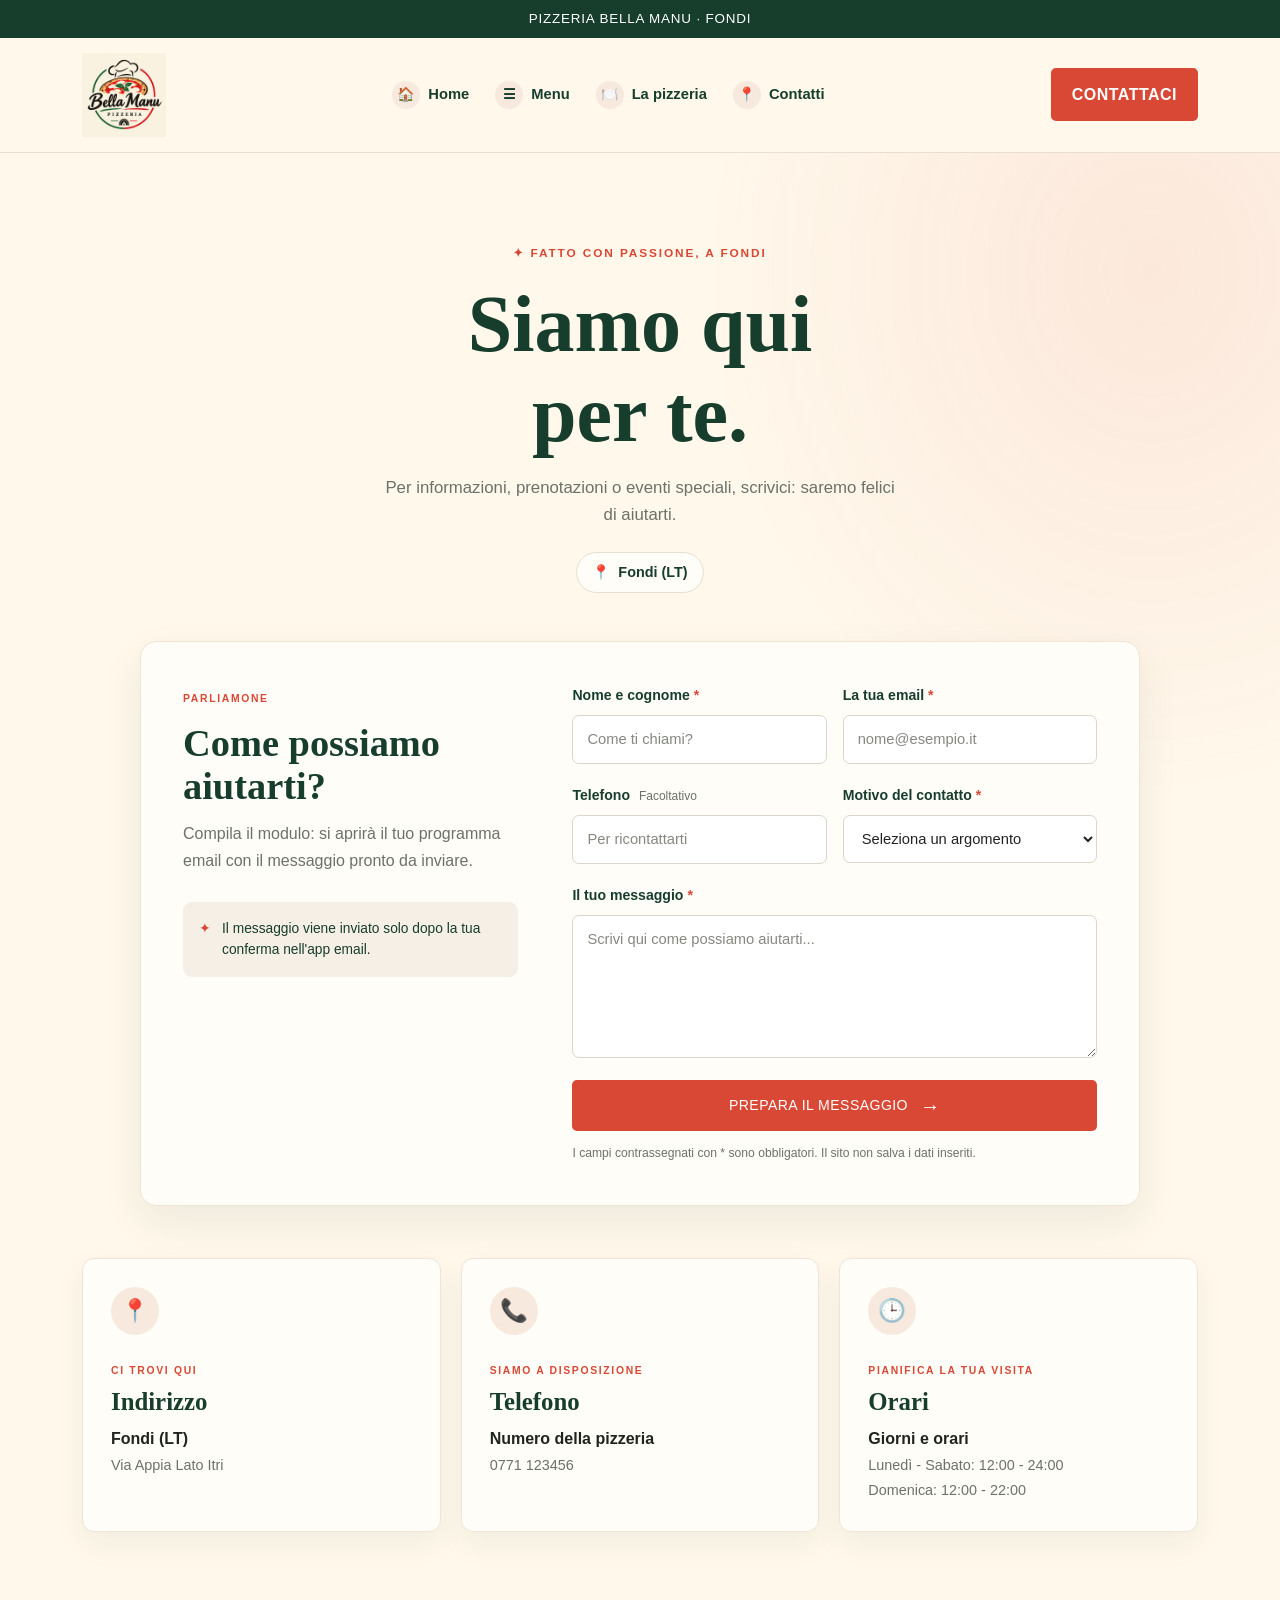
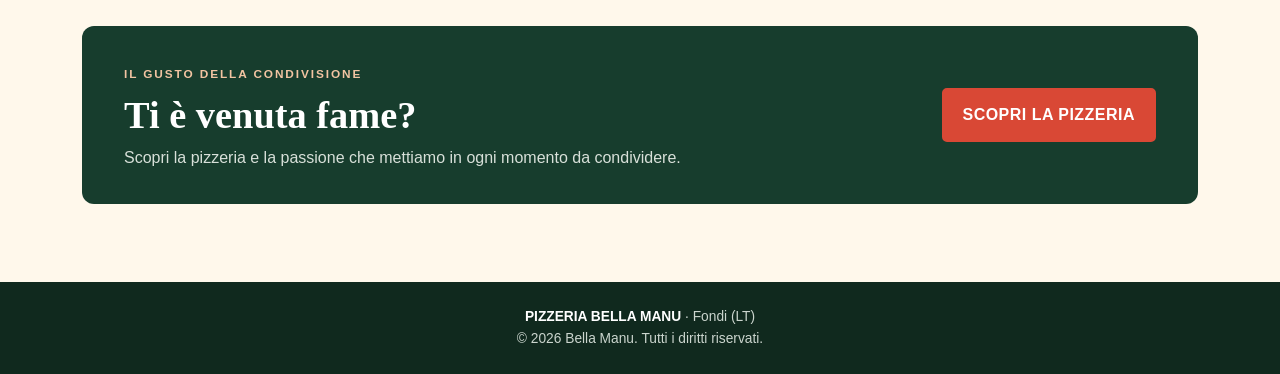
<file: contatti.html>
<!DOCTYPE html>
<html lang="it">

<head>
    <meta charset="UTF-8">
    <meta name="viewport" content="width=device-width, initial-scale=1.0">
    <meta name="description" content="Contatti, indirizzo e orari della Pizzeria BELLA MANU a Fondi.">
    <meta name="theme-color" content="#173d2d">
    <title>Contatti | Pizzeria BELLA MANU</title>
    <link rel="icon" type="image/png" href="assets/logo-bella-manu.png">
    <link rel="stylesheet" href="style.css">
</head>

<body>
    <div class="topbar">PIZZERIA BELLA MANU · FONDI</div>
    <header>
        <nav class="nav" aria-label="Navigazione principale">
            <a class="brand" href="index.html#home" aria-label="Pizzeria Bella Manu, vai alla home"><img
                    class="brand-logo" src="assets/logo-bella-manu.png" alt="Pizzeria Bella Manu"></a>
            <button class="nav-toggle" type="button" aria-label="Apri menu" aria-expanded="false"
                aria-controls="contact-navigation">
                <span></span>
                <span></span>
                <span></span>
            </button>
            <div class="links" id="contact-navigation">
                <a href="index.html#home"><span class="nav-icon" aria-hidden="true">🏠</span>Home</a>
                <div class="menu-dropdown">
                    <button class="menu-dropdown-label" type="button" aria-expanded="false"
                        aria-controls="menu-sections"><span class="nav-icon" aria-hidden="true">☰</span>Menu</button>
                    <div class="menu-dropdown-links" id="menu-sections">
                        <a href="menu/menupizze.html"><span class="menu-icon" aria-hidden="true">🍕</span>Pizze</a>
                        <a href="menu/menubibite.html"><span class="menu-icon" aria-hidden="true">🥤</span>Bibite</a>
                        <a href="menu/menudolci.html"><span class="menu-icon" aria-hidden="true">🍪</span>Dolci</a>
                    </div>
                </div>
                <a href="index.html#pizzeria"><span class="nav-icon" aria-hidden="true">🍽️</span>La pizzeria</a>
                <a href="contatti.html" aria-current="page"><span class="nav-icon" aria-hidden="true">📍</span>Contatti</a>
            </div>
            <a class="btn" href="#contatti">CONTATTACI</a>
        </nav>
    </header>
    <main>
        <section class="contact-page" id="contatti">
            <div class="contact-page-inner">
                <div class="contact-intro">
                    <span class="contact-kicker"><span aria-hidden="true">✦</span> FATTO CON PASSIONE, A FONDI</span>
                    <h1>Siamo qui<br>per te.</h1>
                    <p>Per informazioni, prenotazioni o eventi speciali, scrivici: saremo felici di aiutarti.</p>
                    <span class="contact-location"><span aria-hidden="true">📍</span> Fondi (LT)</span>
                </div>
                <section class="contact-form-panel" aria-labelledby="contact-form-title">
                    <div class="contact-form-copy">
                        <span class="contact-card-label">PARLIAMONE</span>
                        <h2 id="contact-form-title">Come possiamo aiutarti?</h2>
                        <p>Compila il modulo: si aprirà il tuo programma email con il messaggio pronto da inviare.</p>
                        <div class="contact-form-promise">
                            <span aria-hidden="true">✦</span>
                            <span>Il messaggio viene inviato solo dopo la tua conferma nell'app email.</span>
                        </div>
                    </div>
                    <form class="contact-form" action="mailto:prenotazioni@pizzeriabellamanu.com" method="post"
                        enctype="text/plain">
                        <div class="contact-form-fields">
                            <div class="form-field">
                                <label for="contact-name">Nome e cognome <span aria-hidden="true">*</span></label>
                                <input id="contact-name" name="Nome e cognome" type="text" autocomplete="name"
                                    placeholder="Come ti chiami?" required>
                            </div>
                            <div class="form-field">
                                <label for="contact-email">La tua email <span aria-hidden="true">*</span></label>
                                <input id="contact-email" name="Email" type="email" autocomplete="email"
                                    placeholder="nome@esempio.it" required>
                            </div>
                            <div class="form-field">
                                <label for="contact-phone">Telefono <span class="form-optional">Facoltativo</span></label>
                                <input id="contact-phone" name="Telefono" type="tel" autocomplete="tel"
                                    placeholder="Per ricontattarti">
                            </div>
                            <div class="form-field">
                                <label for="contact-subject">Motivo del contatto <span aria-hidden="true">*</span></label>
                                <select id="contact-subject" name="Motivo del contatto" required>
                                    <option value="" selected disabled>Seleziona un argomento</option>
                                    <option value="Prenotazione">Prenotazione</option>
                                    <option value="Informazioni sul menu">Informazioni sul menu</option>
                                    <option value="Feste ed eventi">Feste ed eventi</option>
                                    <option value="Altro">Altro</option>
                                </select>
                            </div>
                            <div class="form-field form-field--wide">
                                <label for="contact-message">Il tuo messaggio <span aria-hidden="true">*</span></label>
                                <textarea id="contact-message" name="Messaggio" rows="5"
                                    placeholder="Scrivi qui come possiamo aiutarti..." required></textarea>
                            </div>
                        </div>
                        <button class="btn contact-submit" type="submit">PREPARA IL MESSAGGIO <span
                                aria-hidden="true">→</span></button>
                        <p class="form-disclaimer">I campi contrassegnati con * sono obbligatori. Il sito non salva i dati
                            inseriti.</p>
                    </form>
                </section>
                <div class="contact-grid">
                    <article class="contact-card">
                        <div class="contact-icon" aria-hidden="true">📍</div>
                        <span class="contact-card-label">CI TROVI QUI</span>
                        <h2>Indirizzo</h2>
                        <p>Fondi (LT)<br><span>Via Appia Lato Itri</span></p>
                    </article>
                    <article class="contact-card">
                        <div class="contact-icon" aria-hidden="true">📞</div>
                        <span class="contact-card-label">SIAMO A DISPOSIZIONE</span>
                        <h2>Telefono</h2>
                        <p>Numero della pizzeria<br><span>0771 123456</span></p>
                    </article>
                    <article class="contact-card">
                        <div class="contact-icon" aria-hidden="true">🕒</div>
                        <span class="contact-card-label">PIANIFICA LA TUA VISITA</span>
                        <h2>Orari</h2>
                        <p>Giorni e orari<br><span>Lunedì - Sabato: 12:00 - 24:00<br>Domenica: 12:00 - 22:00</span></p>
                    </article>
                </div>
            </div>
        </section>
        <section class="contact-invitation">
            <div>
                <span class="contact-kicker">IL GUSTO DELLA CONDIVISIONE</span>
                <h2>Ti è venuta fame?</h2>
                <p>Scopri la pizzeria e la passione che mettiamo in ogni momento da condividere.</p>
            </div>
            <a class="btn" href="index.html#pizzeria">SCOPRI LA PIZZERIA</a>
        </section>
    </main>
    <a class="btn mobile-cta" href="#contatti">CONTATTI E PRENOTAZIONI</a>
    <footer><strong>PIZZERIA BELLA MANU</strong> · Fondi (LT)<br>© <span id="year"></span> Bella Manu. Tutti i diritti
        riservati.</footer>
    <script>
        document.getElementById('year').textContent = new Date().getFullYear();

        const contactForm = document.querySelector('.contact-form');
        contactForm.addEventListener('submit', (event) => {
            event.preventDefault();
            const fields = new FormData(contactForm);
            const subject = `Contatto dal sito - ${fields.get('Motivo del contatto')}`;
            const message = [
                `Nome e cognome: ${fields.get('Nome e cognome')}`,
                `Email: ${fields.get('Email')}`,
                `Telefono: ${fields.get('Telefono') || 'Non indicato'}`,
                '',
                'Messaggio:',
                fields.get('Messaggio')
            ].join('\n');
            const mailto = new URL(contactForm.action);
            mailto.searchParams.set('subject', subject);
            mailto.searchParams.set('body', message);
            window.location.href = mailto.href;
        });

        const menuToggle = document.querySelector('.nav-toggle');
        const navigation = document.getElementById('contact-navigation');
        const menuDropdown = document.querySelector('.menu-dropdown');
        const menuDropdownToggle = document.querySelector('.menu-dropdown-label');

        menuToggle.addEventListener('click', () => {
            const isExpanded = menuToggle.getAttribute('aria-expanded') === 'true';
            menuToggle.setAttribute('aria-expanded', String(!isExpanded));
            menuToggle.setAttribute('aria-label', isExpanded ? 'Apri menu' : 'Chiudi menu');
            menuToggle.closest('.nav').classList.toggle('menu-open', !isExpanded);
        });

        menuDropdownToggle.addEventListener('click', () => {
            const isExpanded = menuDropdownToggle.getAttribute('aria-expanded') === 'true';
            menuDropdownToggle.setAttribute('aria-expanded', String(!isExpanded));
            menuDropdown.classList.toggle('open', !isExpanded);
        });

        navigation.addEventListener('click', (event) => {
            if (event.target.closest('a')) {
                menuToggle.setAttribute('aria-expanded', 'false');
                menuToggle.setAttribute('aria-label', 'Apri menu');
                menuToggle.closest('.nav').classList.remove('menu-open');
                menuDropdownToggle.setAttribute('aria-expanded', 'false');
                menuDropdown.classList.remove('open');
            }
        });

        document.addEventListener('click', (event) => {
            if (!menuDropdown.contains(event.target)) {
                menuDropdownToggle.setAttribute('aria-expanded', 'false');
                menuDropdown.classList.remove('open');
            }
        });

        document.addEventListener('keydown', (event) => {
            if (event.key !== 'Escape') {
                return;
            }

            const navigationIsExpanded = menuToggle.getAttribute('aria-expanded') === 'true';
            const dropdownIsExpanded = menuDropdownToggle.getAttribute('aria-expanded') === 'true';
            menuDropdownToggle.setAttribute('aria-expanded', 'false');
            menuDropdown.classList.remove('open');
            menuToggle.setAttribute('aria-expanded', 'false');
            menuToggle.setAttribute('aria-label', 'Apri menu');
            menuToggle.closest('.nav').classList.remove('menu-open');

            if (navigationIsExpanded) {
                menuToggle.focus();
            } else if (dropdownIsExpanded) {
                menuDropdownToggle.focus();
            }
        });
    </script>
</body>

</html>
</file>
<file: style.css>
:root {
    --green: #173d2d;
    --cream: #fff8eb;
    --red: #d94835;
    --ink: #20231f;
    --muted: #6c716a
}

* {
    box-sizing: border-box
}

html {
    scroll-behavior: smooth
}

body {
    margin: 0;
    font-family: Arial, Helvetica, sans-serif;
    color: var(--ink);
    background: var(--cream);
    line-height: 1.6
}

a {
    color: inherit;
    text-decoration: none
}

.topbar {
    background: var(--green);
    color: white;
    text-align: center;
    padding: 8px 16px;
    font-size: .84rem;
    letter-spacing: .06em
}

header {
    background: var(--cream);
    position: sticky;
    top: 0;
    z-index: 10;
    border-bottom: 1px solid #e7dfd1
}

.nav {
    max-width: 1160px;
    margin: auto;
    padding: 15px 22px;
    display: flex;
    align-items: center;
    justify-content: space-between;
    gap: 20px
}

.brand {
    display: flex;
    align-items: center;
    color: var(--green)
}

.brand-logo {
    display: block;
    width: 84px;
    height: 84px;
    object-fit: contain
}

.mark {
    width: 44px;
    height: 44px;
    border: 2px solid var(--red);
    border-radius: 50%;
    display: grid;
    place-items: center;
    font-size: 1.4rem
}

.brandname {
    font-family: Georgia, serif;
    font-weight: bold;
    letter-spacing: .08em;
    line-height: 1.1
}

.brandname small {
    display: block;
    font: 700 .62rem Arial, sans-serif;
    letter-spacing: .2em;
    margin-top: 5px
}

.links {
    display: flex;
    gap: 24px;
    font-size: .92rem;
    font-weight: bold
}

.nav-toggle {
    display: none;
    width: 44px;
    height: 44px;
    padding: 10px;
    flex-direction: column;
    justify-content: center;
    gap: 5px;
    background: transparent;
    border: 1px solid #e7dfd1;
    border-radius: 6px;
    cursor: pointer;
    transition: background .2s ease, border-color .2s ease, box-shadow .2s ease
}

.nav-toggle span {
    display: block;
    width: 100%;
    height: 2px;
    background: var(--green);
    transition: opacity .2s ease, transform .2s ease
}

.links a:hover {
    color: var(--red)
}

.btn {
    display: inline-block;
    background: var(--red);
    border: 2px solid var(--red);
    color: #fff;
    padding: 12px 19px;
    border-radius: 5px;
    font-weight: bold;
    letter-spacing: .03em
}

.btn:hover {
    background: #bd3928;
    border-color: #bd3928
}

.hero {
    min-height: 590px;
    display: flex;
    align-items: center;
    color: white;
    background:
        linear-gradient(90deg, rgba(10, 25, 17, .88), rgba(10, 25, 17, .56) 55%, rgba(10, 25, 17, .12)),
        url('https://images.unsplash.com/photo-1513104890138-7c749659a591?auto=format&fit=crop&w=1900&q=85') center/cover
}

.drinks-hero {
    min-height: 470px;
    background:
        linear-gradient(90deg, rgba(13, 35, 25, .88), rgba(13, 35, 25, .56) 52%, rgba(13, 35, 25, .12)),
        url('https://images.unsplash.com/photo-1551024709-8f23befc6f87?auto=format&fit=crop&w=1900&q=85') center 52%/cover
}

.drinks-page .menu-section {
    background: #f4efe5
}

.hero-inner {
    max-width: 1160px;
    width: 100%;
    margin: auto;
    padding: 75px 22px
}

.eyebrow {
    text-transform: uppercase;
    color: #f2c4a2;
    font-size: .78rem;
    letter-spacing: .2em;
    font-weight: bold
}

h1,
h2,
h3 {
    font-family: Georgia, 'Times New Roman', serif;
    line-height: 1.12
}

h1 {
    font-size: clamp(2.8rem, 6vw, 5.2rem);
    max-width: 690px;
    margin: 20px 0
}

.hero p {
    font-size: 1.12rem;
    max-width: 530px;
    color: #f2f2ed;
    margin-bottom: 28px
}

.section {
    max-width: 1160px;
    margin: auto;
    padding: 78px 22px
}

.heading {
    text-align: center;
    max-width: 700px;
    margin: 0 auto 42px
}

.heading .eyebrow,
.about .eyebrow {
    color: var(--red)
}

h2 {
    font-size: clamp(2rem, 4vw, 3.1rem);
    color: var(--green);
    margin: 12px 0
}

.heading p,
.feature p,
.menu-card p,
.about p {
    color: var(--muted)
}

.features,
.menu-grid,
.contact-grid {
    display: grid;
    grid-template-columns: repeat(3, 1fr);
    gap: 24px
}

.feature {
    padding: 32px 26px;
    background: #fffdf7;
    border: 1px solid #eee5d6;
    border-radius: 12px;
    text-align: center;
    box-shadow: 0 10px 28px rgba(23, 61, 45, .045);
    transition: transform .2s ease, box-shadow .2s ease
}

.feature:hover {
    transform: translateY(-4px);
    box-shadow: 0 16px 34px rgba(23, 61, 45, .1)
}

.icon {
    display: grid;
    width: 58px;
    height: 58px;
    margin: 0 auto;
    place-items: center;
    border-radius: 50%;
    background: #f7e9dd;
    font-size: 2rem
}

.feature h3,
.contact-card h2,
.contact-card h3 {
    color: var(--green);
    font-size: 1.35rem;
    margin: 13px 0 8px
}

.feature p {
    margin: 0
}

.menu-section {
    background:
        radial-gradient(ellipse at 12% 5%, rgba(217, 72, 53, .07), transparent 28rem),
        #f1e9da
}

.menu-card {
    background: var(--cream);
    border: 1px solid rgba(23, 61, 45, .08);
    border-radius: 12px;
    overflow: hidden;
    box-shadow: 0 12px 30px rgba(23, 61, 45, .08);
    transition: transform .2s ease, box-shadow .2s ease
}

.menu-card:hover {
    transform: translateY(-5px);
    box-shadow: 0 18px 38px rgba(23, 61, 45, .14)
}

.menu-card img {
    width: 100%;
    height: 210px;
    object-fit: cover;
    display: block;
    transition: transform .35s ease
}

.menu-card:hover img {
    transform: scale(1.04)
}

.menu-card div {
    padding: 23px
}

.menu-card h3 {
    font-size: 1.4rem;
    color: var(--green);
    margin: 0 0 8px
}

.menu-card p {
    margin: 0;
    font-size: .94rem
}

.drinks-grid {
    max-width: 1080px;
    margin: 0 auto
}

.drink-panel {
    overflow: hidden;
    border: 1px solid #e8dfd1;
    border-radius: 14px;
    background: #fffdf8;
    box-shadow: 0 10px 26px rgba(23, 61, 45, .07);
    transition: transform .2s ease, box-shadow .2s ease
}

.drink-panel:hover {
    transform: translateY(-4px);
    box-shadow: 0 16px 34px rgba(23, 61, 45, .14)
}

.drinks-page .drink-panel .drink-image {
    width: 100%;
    height: 235px;
    object-fit: cover
}

.drink-panel .card-body {
    padding: 23px 24px 25px
}

.drink-tag {
    display: inline-block;
    margin-bottom: 9px;
    color: #bd3928;
    font-size: .68rem;
    font-weight: bold;
    letter-spacing: .13em;
    text-transform: uppercase
}

.drink-panel .card-title {
    margin: 0 0 9px;
    color: var(--green);
    font-size: 1.55rem
}

.drink-panel .card-text {
    margin: 0;
    color: var(--muted);
    font-size: .94rem;
    line-height: 1.65
}

.note {
    text-align: center;
    color: var(--muted);
    font-size: .88rem;
    margin-top: 24px
}

.image-credits {
    margin: 8px 0 0;
    color: var(--muted);
    font-size: .72rem;
    text-align: center
}

.image-credits a {
    text-decoration: underline;
    text-underline-offset: 2px
}

.about {
    display: grid;
    grid-template-columns: 1fr 1fr;
    align-items: center;
    gap: 42px
}

.about-copy {
    padding: 12px 0
}

.about-copy h2 {
    max-width: 520px
}

.about-features {
    grid-column: 1 / -1;
    margin-top: 8px
}

.reviews {
    display: grid;
    grid-column: 1 / -1;
    grid-template-columns: repeat(3, 1fr);
    gap: 24px;
    margin-top: 8px
}

.reviews-heading {
    grid-column: 1 / -1;
    text-align: center
}

.reviews-heading p {
    margin: 0;
    color: var(--muted)
}

.review-card {
    padding: 27px 24px;
    border: 1px solid #eee5d6;
    border-radius: 12px;
    background: #fffdf7;
    box-shadow: 0 10px 28px rgba(23, 61, 45, .045)
}

.review-stars {
    color: #c48621;
    letter-spacing: .12em;
    font-size: 1.1rem
}

.review-card blockquote {
    margin: 15px 0;
    color: var(--ink);
    font-family: Georgia, 'Times New Roman', serif;
    font-size: 1.08rem
}

.review-author {
    margin: 0;
    color: var(--muted);
    font-size: .83rem;
    font-weight: bold
}

.about img {
    width: 100%;
    height: 390px;
    object-fit: cover;
    border-radius: 14px;
    box-shadow: 0 18px 42px rgba(23, 61, 45, .16)
}

.about p {
    margin: 18px 0
}

.about .btn {
    margin-top: 5px
}

.home-page .about {
    padding-top: 92px;
    padding-bottom: 92px
}

a:focus-visible,
.menu-dropdown-label:focus-visible,
.nav-toggle:focus-visible {
    outline: 3px solid var(--red);
    outline-offset: 4px
}

.contact-page {
    overflow: hidden;
    background:
        radial-gradient(ellipse at 90% 8%, rgba(217, 72, 53, .09), transparent 28rem),
        var(--cream)
}

.contact-page-inner {
    max-width: 1160px;
    margin: auto;
    padding: 86px 22px 94px
}

.contact-intro {
    max-width: 680px;
    margin: 0 auto 48px;
    text-align: center
}

.contact-kicker,
.contact-card-label {
    color: var(--red);
    font-size: .74rem;
    font-weight: bold;
    letter-spacing: .16em
}

.contact-intro h1 {
    max-width: none;
    margin: 16px 0;
    color: var(--green);
    font-size: clamp(2.8rem, 7vw, 5rem)
}

.contact-intro p {
    max-width: 520px;
    margin: 0 auto;
    color: var(--muted);
    font-size: 1.05rem
}

.contact-form-panel {
    display: grid;
    grid-template-columns: minmax(220px, .78fr) minmax(0, 1.22fr);
    gap: 54px;
    max-width: 1000px;
    margin: 0 auto 52px;
    padding: 42px;
    border: 1px solid #eee5d6;
    border-radius: 16px;
    background: #fffdf7;
    box-shadow: 0 16px 42px rgba(23, 61, 45, .08)
}

.contact-form-copy h2 {
    margin: 12px 0;
    color: var(--green);
    font-size: clamp(1.8rem, 3vw, 2.4rem)
}

.contact-form-copy > p {
    margin: 0;
    color: var(--muted);
    line-height: 1.7
}

.contact-form-promise {
    display: flex;
    align-items: flex-start;
    gap: 11px;
    margin-top: 28px;
    padding: 16px;
    border-radius: 9px;
    background: #f5efe5;
    color: var(--green);
    font-size: .86rem;
    line-height: 1.55
}

.contact-form-promise span:first-child {
    color: var(--red)
}

.contact-form-fields {
    display: grid;
    grid-template-columns: repeat(2, minmax(0, 1fr));
    gap: 20px 16px
}

.form-field {
    display: flex;
    min-width: 0;
    flex-direction: column;
    gap: 8px
}

.form-field--wide {
    grid-column: 1 / -1
}

.form-field label {
    color: var(--green);
    font-size: .88rem;
    font-weight: bold
}

.form-field label > span[aria-hidden="true"] {
    color: var(--red)
}

.form-optional {
    margin-left: 5px;
    color: var(--muted);
    font-size: .75rem;
    font-weight: normal
}

.form-field input,
.form-field select,
.form-field textarea {
    width: 100%;
    min-height: 48px;
    padding: 12px 14px;
    border: 1px solid #dcd5c9;
    border-radius: 7px;
    background: #fff;
    color: var(--ink);
    font: inherit;
    font-size: .92rem;
    transition: border-color .2s ease, box-shadow .2s ease
}

.form-field textarea {
    min-height: 130px;
    resize: vertical
}

.form-field input::placeholder,
.form-field textarea::placeholder {
    color: #858980
}

.form-field input:focus,
.form-field select:focus,
.form-field textarea:focus {
    border-color: var(--green);
    outline: 0;
    box-shadow: 0 0 0 3px rgba(23, 61, 45, .13)
}

.contact-submit {
    display: flex;
    width: 100%;
    align-items: center;
    justify-content: center;
    gap: 12px;
    margin-top: 22px;
    cursor: pointer;
    font: inherit;
    font-size: .88rem
}

.contact-submit span {
    font-size: 1.25rem;
    line-height: 1
}

.form-disclaimer {
    margin: 13px 0 0;
    color: var(--muted);
    font-size: .76rem;
    line-height: 1.55
}

.contact-location {
    display: inline-flex;
    align-items: center;
    gap: 8px;
    margin-top: 23px;
    padding: 8px 15px;
    border: 1px solid #e7dfd1;
    border-radius: 999px;
    background: #fffdf7;
    color: var(--green);
    font-size: .9rem;
    font-weight: bold
}

.contact-grid {
    gap: 20px
}

.contact-card {
    min-height: 255px;
    padding: 28px;
    border: 1px solid #eee5d6;
    border-radius: 12px;
    background: #fffdf7;
    box-shadow: 0 12px 32px rgba(23, 61, 45, .06);
    text-align: left;
    transition: transform .2s ease, box-shadow .2s ease
}

.contact-card:hover {
    transform: translateY(-4px);
    box-shadow: 0 18px 38px rgba(23, 61, 45, .11)
}

.contact-icon {
    display: grid;
    width: 48px;
    height: 48px;
    margin-bottom: 21px;
    place-items: center;
    border-radius: 50%;
    background: #f7e9dd;
    font-size: 1.4rem
}

.contact-card-label {
    font-size: .65rem
}

.contact-card h2 {
    margin: 7px 0 10px;
    color: var(--green);
    font-size: 1.55rem
}

.contact-card p {
    margin: 0;
    color: var(--ink);
    font-weight: bold
}

.contact-card p span {
    color: var(--muted);
    font-size: .9rem;
    font-weight: normal
}

.contact-invitation {
    display: flex;
    align-items: center;
    justify-content: space-between;
    gap: 28px;
    max-width: 1116px;
    margin: 0 auto 78px;
    padding: 34px 42px;
    border-radius: 12px;
    background: var(--green);
    color: white
}

.contact-invitation .contact-kicker {
    color: #f2c4a2
}

.contact-invitation h2 {
    margin: 8px 0;
    color: white;
    font-size: clamp(1.8rem, 4vw, 2.4rem)
}

.contact-invitation p {
    margin: 0;
    color: #d8e0d9
}

.contact-invitation .btn {
    flex: 0 0 auto
}

footer {
    background: #10291e;
    color: #cbd5ce;
    text-align: center;
    padding: 24px;
    font-size: .86rem
}

footer strong {
    color: white
}

.mobile-cta {
    display: none
}

.menu-dropdown {
    position: relative
}

.menu-dropdown-label {
    padding: 0;
    border: 0;
    background: transparent;
    color: inherit;
    font: inherit;
    cursor: pointer;
    display: inline-flex;
    align-items: center;
    gap: 7px
}

.menu-dropdown-label::after {
    content: "";
    width: 8px;
    height: 8px;
    border-right: 2px solid var(--red);
    border-bottom: 2px solid var(--red);
    transform: rotate(45deg) translateY(-2px);
    transition: transform .2s ease
}

.menu-dropdown.open .menu-dropdown-label::after {
    transform: rotate(225deg) translateY(-2px)
}

.menu-dropdown-links {
    display: none;
    flex-direction: column;
    position: absolute;
    top: 100%;
    right: 0;
    background: #fff;
    border: 1px solid #eee5d6;
    border-radius: 10px;
    box-shadow: 0 14px 28px rgba(23, 61, 45, .14);
    padding: 10px;
    min-width: 170px;
    z-index: 25
}

.menu-dropdown.open .menu-dropdown-links {
    display: flex
}

.menu-dropdown-links a {
    padding: 10px 12px;
    border-radius: 6px
}

.menu-icon {
    display: none;
    width: 26px;
    height: 26px;
    margin-left: 6px;
    place-items: center;
    border-radius: 50%;
    background: #f7e9dd;
    font-size: .9rem;
    line-height: 1
}

.nav-icon {
    display: none
}

.menu-dropdown-links a:hover,
.menu-dropdown-links a:focus-visible {
    background: #f5efe6;
    color: var(--green)
}

.menu-dropdown-label:hover,
.menu-dropdown-label:focus-visible {
    color: var(--red)
}

@media(min-width:801px) {
    .nav .links {
        align-items: center;
        gap: 6px
    }

    .nav .links > a,
    .nav .menu-dropdown-label {
        display: inline-flex;
        align-items: center;
        gap: 8px;
        min-height: 42px;
        padding: 6px 10px;
        border-radius: 8px;
        color: var(--green);
        transition: background .2s ease, color .2s ease, transform .2s ease
    }

    .nav .links > a:hover,
    .nav .links > a:focus-visible,
    .nav .menu-dropdown-label:hover,
    .nav .menu-dropdown-label:focus-visible {
        background: #f5efe6;
        color: var(--red)
    }

    .nav .nav-icon,
    .nav .menu-icon {
        display: inline-grid;
        width: 28px;
        height: 28px;
        flex: 0 0 28px;
        margin: 0;
        place-items: center;
        border-radius: 50%;
        background: #f7e9dd;
        font-size: .88rem;
        line-height: 1
    }

    .nav .menu-dropdown-label::after {
        display: none
    }

    .nav .menu-dropdown:hover .menu-dropdown-links,
    .nav .menu-dropdown:focus-within .menu-dropdown-links {
        display: flex
    }

    .nav .menu-dropdown-links {
        gap: 4px;
        padding: 8px;
        border-radius: 12px
    }

    .nav .menu-dropdown-links a {
        display: flex;
        align-items: center;
        gap: 10px;
        padding: 8px 10px;
        color: var(--green);
        transition: background .2s ease, color .2s ease, transform .2s ease
    }

    .nav .menu-dropdown-links .menu-icon {
        order: -1
    }

    .nav .menu-dropdown-links a:hover,
    .nav .menu-dropdown-links a:focus-visible {
        transform: translateX(2px);
        background: #f5efe6;
        color: var(--red)
    }
}

@media(max-width:800px) {
    .nav {
        flex-wrap: wrap
    }

    .nav-toggle {
        display: flex
    }

    .nav .links {
        display: none;
        order: 3;
        width: 100%;
        flex-direction: column;
        gap: 5px;
        margin-top: 10px;
        padding: 10px;
        border: 1px solid #eee5d6;
        border-radius: 12px;
        background: #fffdf7;
        box-shadow: 0 10px 24px rgba(23, 61, 45, .08)
    }

    .nav.menu-open .links {
        display: flex
    }

    .nav .links > a,
    .nav .menu-dropdown-label {
        display: flex;
        align-items: center;
        gap: 10px;
        min-height: 44px;
        padding: 9px 10px;
        border-radius: 8px;
        background: #fff;
        color: var(--green);
        transition: background .2s ease, color .2s ease, transform .2s ease
    }

    .nav .links > a:hover,
    .nav .links > a:focus-visible {
        transform: translateX(2px);
        background: #f5efe6;
        color: var(--red)
    }

    .nav .nav-icon,
    .nav .menu-icon {
        display: inline-grid;
        width: 30px;
        height: 30px;
        flex: 0 0 30px;
        margin: 0;
        place-items: center;
        border-radius: 50%;
        background: #f7e9dd;
        font-size: .95rem;
        line-height: 1
    }

    .nav .menu-dropdown-label {
        width: 100%;
        text-align: left
    }

    .nav .menu-dropdown-label::after {
        margin-left: auto
    }

    .nav .menu-dropdown.open .menu-dropdown-label {
        background: #f5efe6;
        color: var(--red)
    }

    .nav .menu-dropdown.open .menu-dropdown-links {
        display: flex;
        position: static;
        min-width: 0;
        gap: 5px;
        margin: 6px 0 8px 10px;
        padding: 8px;
        border: 1px solid #eee5d6;
        border-left: 3px solid var(--red);
        border-radius: 10px;
        background: #fffdf7;
        box-shadow: 0 8px 20px rgba(23, 61, 45, .08)
    }

    .nav .menu-dropdown-links a {
        display: flex;
        align-items: center;
        gap: 10px;
        padding: 9px 10px;
        border-radius: 7px;
        background: #fff;
        color: var(--green);
        transition: background .2s ease, transform .2s ease
    }

    .nav .menu-dropdown-links .menu-icon {
        order: -1
    }

    .nav .menu-dropdown-links a:hover,
    .nav .menu-dropdown-links a:focus-visible {
        transform: translateX(2px);
        background: #f5efe6;
        color: var(--red)
    }

    .nav .menu-dropdown-links a:focus-visible {
        outline: 2px solid var(--red);
        outline-offset: 2px
    }

    .nav > .btn {
        display: none
    }

    .links {
        order: 3;
        width: 100%;
        justify-content: center;
        gap: 17px;
        flex-wrap: wrap
    }

    .nav > .btn {
        padding: 9px 12px;
        font-size: .82rem
    }

    .hero {
        min-height: 530px;
        background-position: 60% center
    }

    .features,
    .reviews,
    .menu-grid,
    .contact-grid {
        grid-template-columns: 1fr
    }

    .contact-page-inner {
        padding: 58px 20px
    }

    .contact-form-panel {
        grid-template-columns: 1fr;
        gap: 28px;
        margin-bottom: 38px;
        padding: 28px
    }

    .contact-card {
        min-height: auto
    }

    .contact-invitation {
        margin: 0 20px 58px;
        padding: 28px;
        flex-direction: column;
        align-items: flex-start
    }

    .about {
        grid-template-columns: 1fr;
        gap: 25px
    }

    .about img {
        height: 300px
    }

    .section {
        padding: 58px 20px
    }

    .home-page .about {
        padding-top: 62px;
        padding-bottom: 62px
    }
}

@media(max-width:480px) {
    .brand-logo {
        width: 68px;
        height: 68px
    }

    .brandname {
        font-size: .95rem
    }

    .mark {
        width: 39px;
        height: 39px
    }

    .links {
        font-size: .82rem;
        gap: 13px
    }

    .contact-form-panel {
        padding: 22px 18px
    }

    .contact-form-fields {
        grid-template-columns: 1fr
    }

    .form-field--wide {
        grid-column: auto
    }

    .nav>.btn {
        display: none
    }

    .hero {
        min-height: 500px
    }

    .hero p {
        font-size: 1rem
    }

    .mobile-cta {
        display: block;
        width: fit-content;
        max-width: calc(100% - 24px);
        margin: 24px auto 30px;
        text-align: center;
        box-shadow: 0 10px 30px #0003
    }

    footer {
        padding-bottom: 24px
    }
}
</file>
